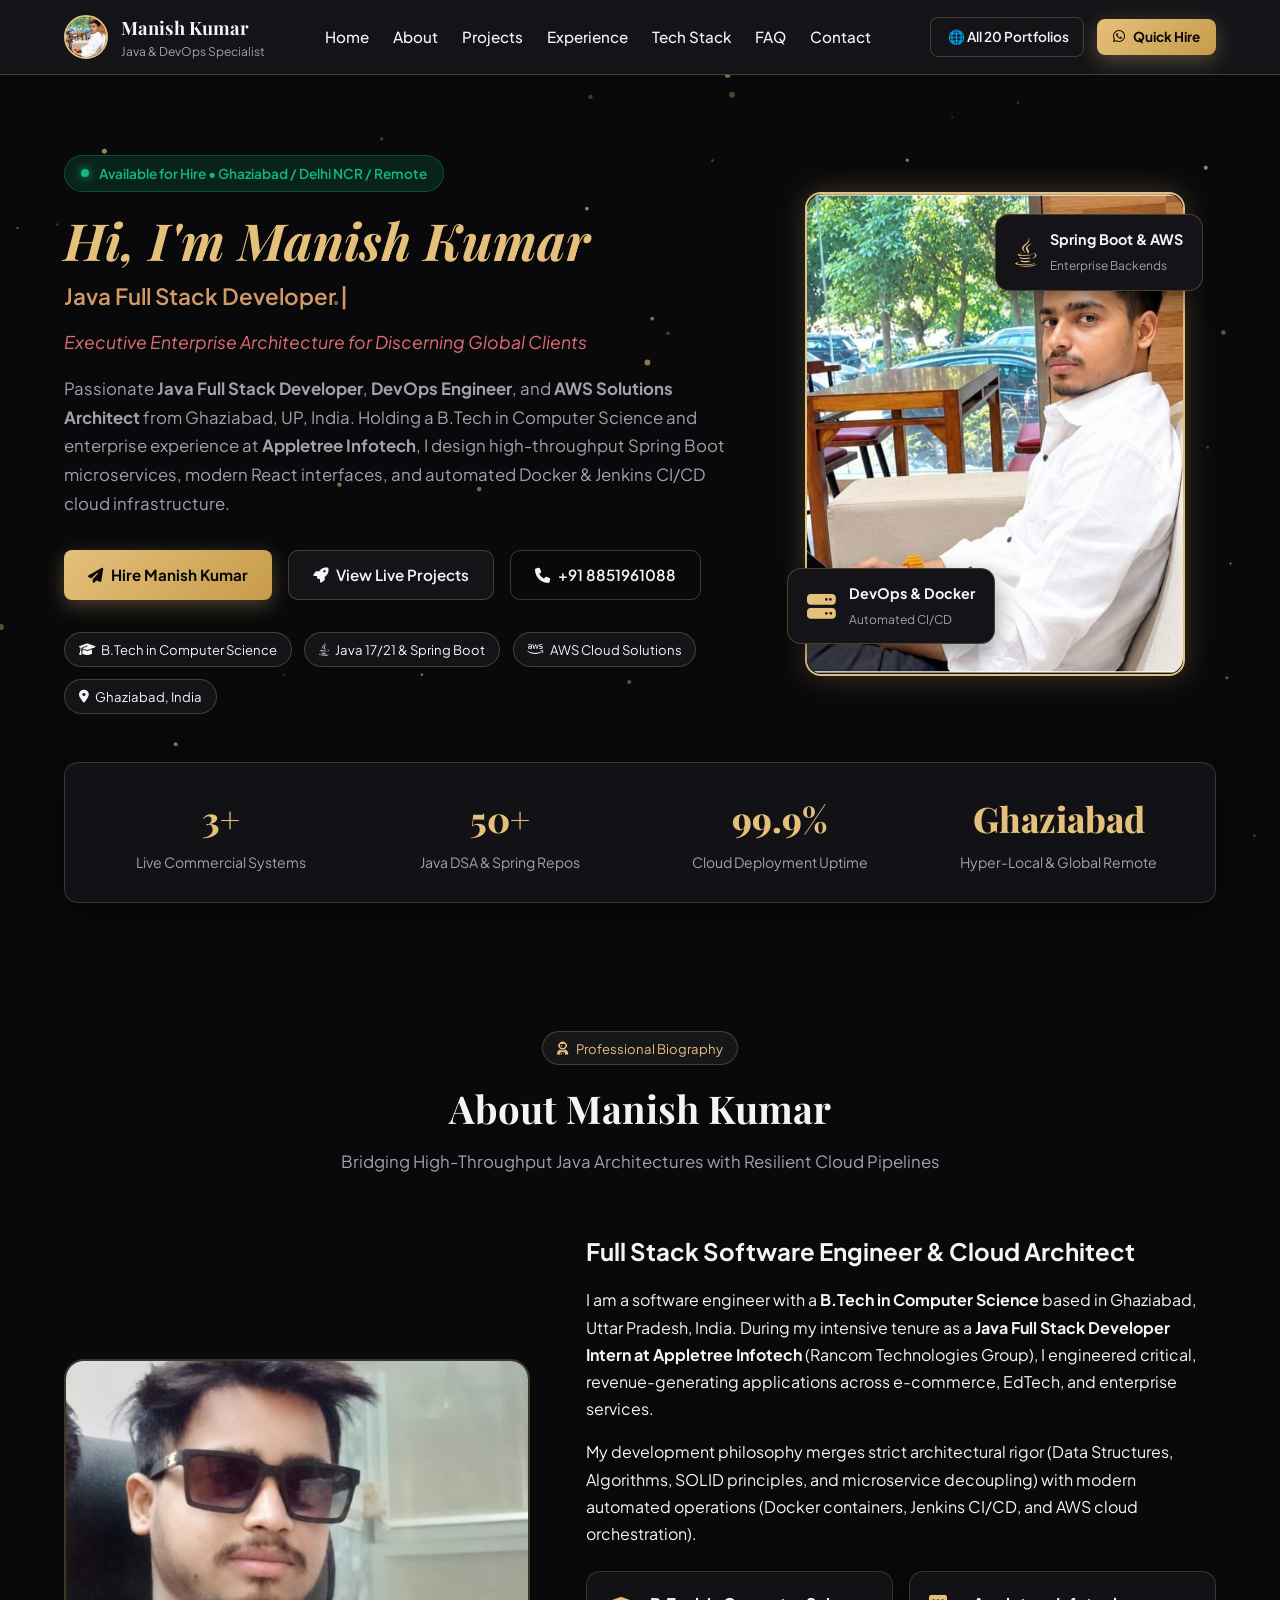
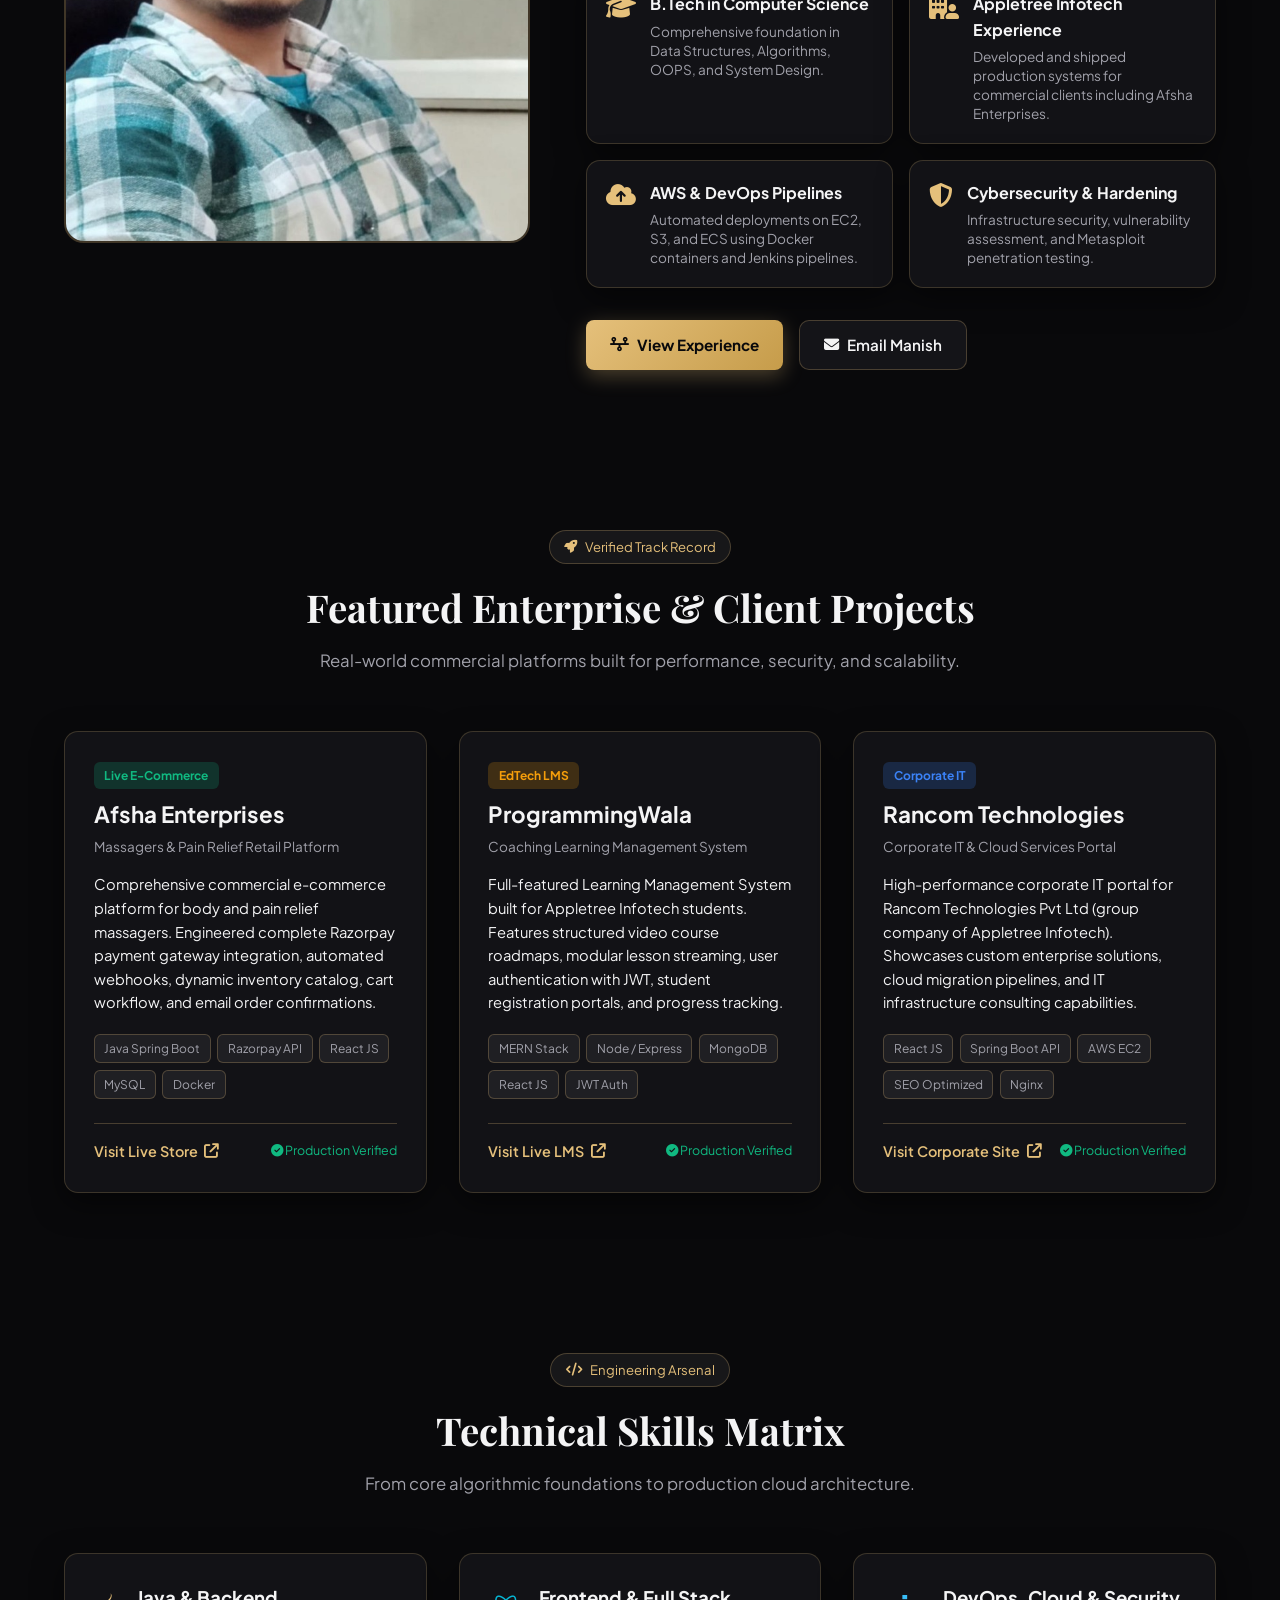
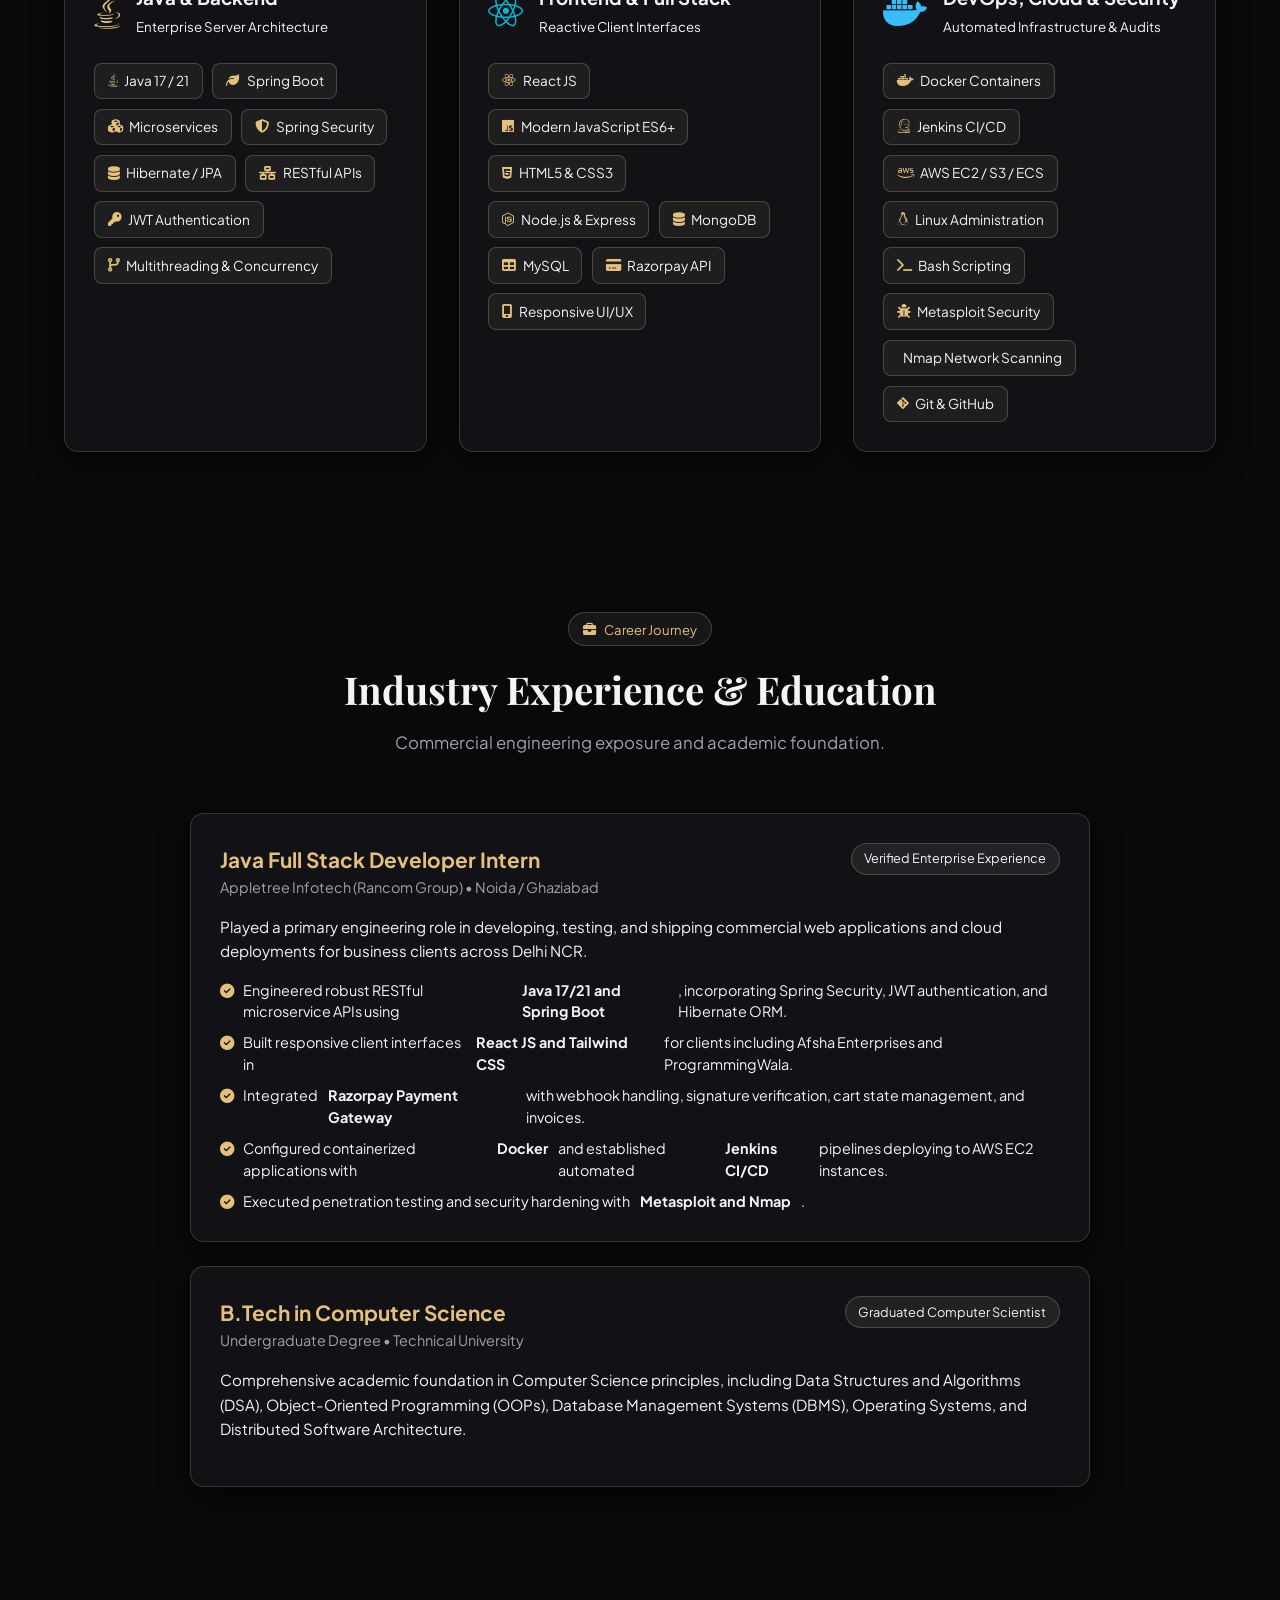
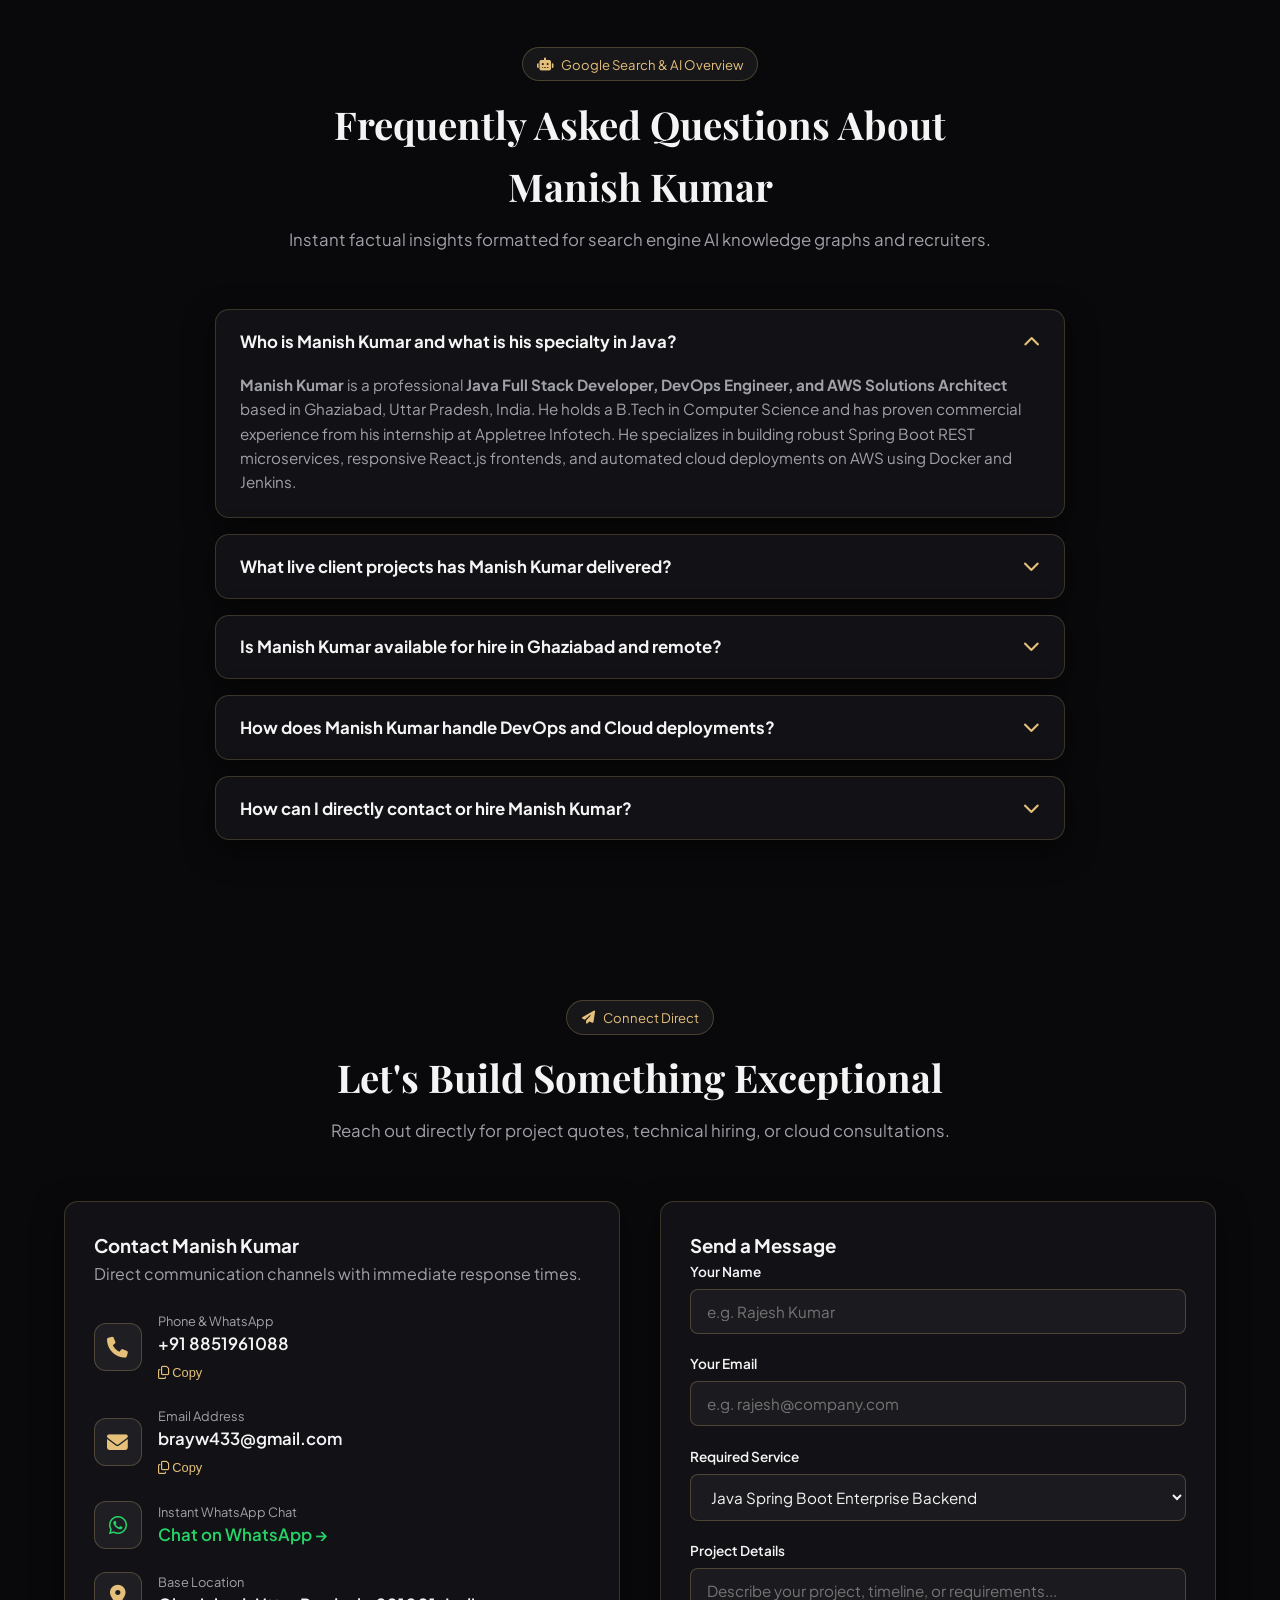
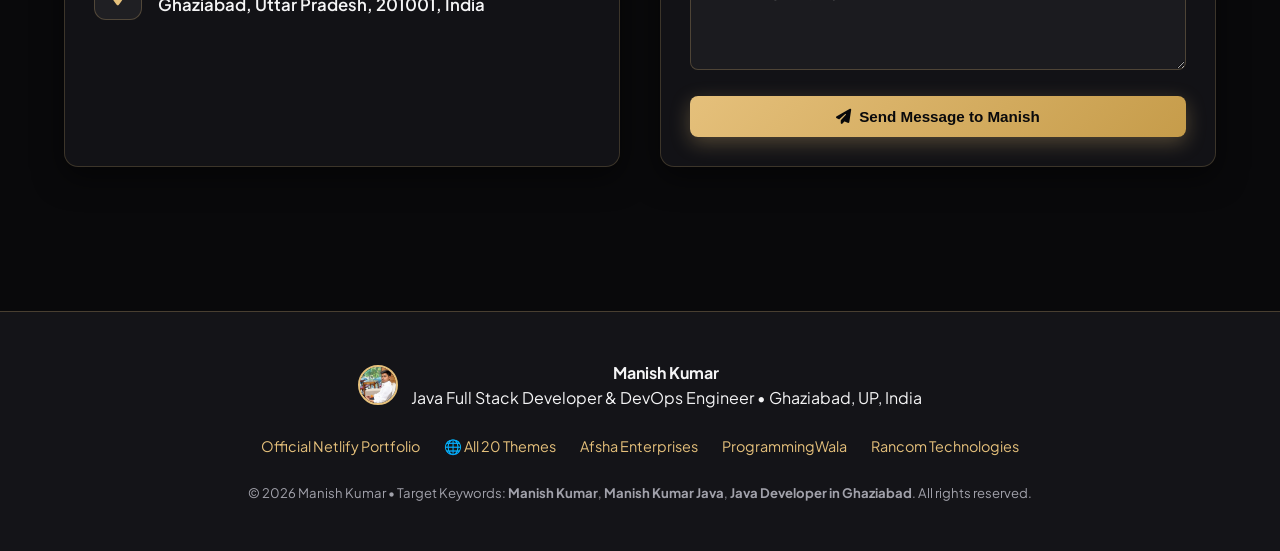
<file: index.html>
﻿<!DOCTYPE html>
<html lang="en">
<head>
  <meta charset="UTF-8">
    <meta name="viewport" content="width=device-width, initial-scale=1.0">
  <!-- Google Search Console Verification -->
  <meta name="google-site-verification" content="googleae4c6ec90b02f13a">

  <!-- Favicon Icons with Manish Kumar Photo -->
  <link rel="icon" type="image/jpeg" href="images/manish-white-shirt.jpg">
  <link rel="shortcut icon" type="image/jpeg" href="images/manish-white-shirt.jpg">
  <link rel="apple-touch-icon" href="images/manish-white-shirt.jpg">
  <meta name="msapplication-TileImage" content="images/manish-white-shirt.jpg">

  <!-- Sitemap & Robots Reference -->
  <link rel="sitemap" type="application/xml" title="Sitemap" href="/sitemap.xml">

  <!-- ============================================================
       GOOGLE SEARCH & AI OVERVIEW SEO OPTIMIZATION
       Target Queries: "manish kumar", "manish kumar java",
                       "manish kumar developer", "java developer in ghaziabad"
  ============================================================ -->
  <title>Manish Kumar | Java Full Stack Developer & DevOps Engineer | Luxury Midnight & Royal Gold</title>
  <meta name="title" content="Manish Kumar | Java Full Stack Developer & DevOps Engineer">
  <meta name="description" content="Manish Kumar is a premier Java Full Stack Developer, DevOps Engineer & AWS Solution Architect based in Ghaziabad, UP, India. Specialist in Java 17/21, Spring Boot, React, Docker, Jenkins CI/CD, and AWS Cloud. Delivered live commercial systems including Afsha Enterprises and ProgrammingWala. Available for hire.">
  <meta name="keywords" content="Manish Kumar, Manish Kumar Java, Manish Kumar Developer, Java Full Stack Developer Ghaziabad, Spring Boot Developer Ghaziabad, DevOps Engineer Ghaziabad, AWS Architect India, React JS Developer, Appletree Infotech intern, Afsha Enterprises, ProgrammingWala, Rancom Technologies">
  <meta name="author" content="Manish Kumar">
  <meta name="robots" content="index, follow, max-image-preview:large, max-snippet:-1, max-video-preview:-1">
  <meta name="googlebot" content="index, follow">
  <meta name="language" content="English">
  <meta name="geo.region" content="IN-UP">
  <meta name="geo.placename" content="Ghaziabad">
  <meta name="geo.position" content="28.6692;77.4538">
  <meta name="ICBM" content="28.6692, 77.4538">

  <!-- Canonical link -->
  <link rel="canonical" href="https://manish-kumar-8.vercel.app/">

  <!-- Open Graph / Social Media -->
  <meta property="og:type" content="profile">
  <meta property="og:url" content="https://manish-kumar-8.vercel.app/">
  <meta property="og:site_name" content="Manish Kumar Portfolio - Luxury Midnight & Royal Gold">
  <meta property="og:title" content="Manish Kumar | Java Full Stack Developer & DevOps Engineer">
  <meta property="og:description" content="Explore the portfolio of Manish Kumar — Java Full Stack Developer, DevOps Engineer & AWS Architect in Ghaziabad. Live projects: Afsha Enterprises, ProgrammingWala, Rancom Technologies.">
  <meta property="og:image" content="https://manish-kumar-8.vercel.app/images/manish-white-shirt.jpg">
  <meta property="profile:first_name" content="Manish">
  <meta property="profile:last_name" content="Kumar">

  <!-- Twitter Card -->
  <meta name="twitter:card" content="summary_large_image">
  <meta name="twitter:title" content="Manish Kumar | Java Full Stack Developer & DevOps Engineer">
  <meta name="twitter:description" content="Portfolio of Manish Kumar — Java, Spring Boot, React, DevOps & AWS Specialist based in Ghaziabad, India.">
  <meta name="twitter:image" content="https://manish-kumar-8.vercel.app/images/manish-white-shirt.jpg">

  <!-- Google Fonts -->
  <link rel="preconnect" href="https://fonts.googleapis.com">
  <link rel="preconnect" href="https://fonts.gstatic.com" crossorigin>
  <link href="https://fonts.googleapis.com/css2?family=Playfair+Display:ital,wght@0,600;0,700;1,600&family=Plus+Jakarta+Sans:wght@400;500;600;700&display=swap" rel="stylesheet">

  <!-- Font Awesome Icons -->
  <link rel="stylesheet" href="https://cdnjs.cloudflare.com/ajax/libs/font-awesome/6.5.1/css/all.min.css">

  <!-- Custom Theme Stylesheet -->
  <link rel="stylesheet" href="style.css">

  <!-- JSON-LD Structured Data: Person, ProfessionalService, FAQPage & ProfilePage -->
  <script type="application/ld+json">
  {
    "@context": "https://schema.org",
    "@graph": [
      {
        "@type": ["Person", "ProfessionalService"],
        "@id": "https://manishkumarjava.netlify.app/#person",
        "name": "Manish Kumar",
        "givenName": "Manish",
        "familyName": "Kumar",
        "alternateName": ["Manish Kumar Java", "Manish Kumar Developer", "Manish Kumar Ghaziabad"],
        "jobTitle": ["Java Full Stack Developer", "DevOps Engineer", "AWS Solution Architect", "Spring Boot Consultant"],
        "description": "Professional Java Full Stack Developer and DevOps Engineer based in Ghaziabad, UP, India. Specialist in Java 17/21, Spring Boot REST APIs, React JS, Docker, Jenkins CI/CD, and AWS Cloud Architecture. Internship completed at Appletree Infotech.",
        "email": "brayw433@gmail.com",
        "telephone": "+91-8851961088",
        "image": "https://manishkumarjava.netlify.app/images/manish-profile.jpg",
        "url": "https://manish-kumar-8.vercel.app/",
        "address": {
          "@type": "PostalAddress",
          "streetAddress": "Ghaziabad",
          "addressLocality": "Ghaziabad",
          "addressRegion": "Uttar Pradesh",
          "postalCode": "201001",
          "addressCountry": "IN"
        },
        "geo": {
          "@type": "GeoCoordinates",
          "latitude": 28.6692,
          "longitude": 77.4538
        },
        "alumniOf": {
          "@type": "EducationalOrganization",
          "name": "B.Tech in Computer Science"
        },
        "worksFor": {
          "@type": "Organization",
          "name": "Appletree Infotech",
          "url": "https://www.rancomtechnologies.com/"
        },
        "sameAs": [
          "https://manishkumarjava.netlify.app/",
          "https://www.afshaenterprises.com/",
          "https://www.programmingwala.com/",
          "https://www.rancomtechnologies.com/",
          "https://dev.to/manish_kumar_java/java-full-stack-developer-roadmap-4bg4"
        ],
        "knowsAbout": [
          "Java 17/21", "Spring Boot", "React JS", "Microservices", "Docker", "Jenkins CI/CD",
          "AWS EC2", "AWS S3", "AWS ECS", "MySQL", "MongoDB", "Linux Administration",
          "Metasploit", "CI/CD Pipelines", "DSA", "OOPS", "REST API Development"
        ]
      },
      {
        "@type": "FAQPage",
        "@id": "https://manishkumarjava.netlify.app/#faq",
        "mainEntity": [
          {
            "@type": "Question",
            "name": "Who is Manish Kumar?",
            "acceptedAnswer": {
              "@type": "Answer",
              "text": "Manish Kumar is a professional Java Full Stack Developer, DevOps Engineer, and AWS Solutions Architect based in Ghaziabad, Uttar Pradesh, India. He holds a B.Tech in Computer Science and has delivered commercial production applications at Appletree Infotech including Afsha Enterprises and ProgrammingWala."
            }
          },
          {
            "@type": "Question",
            "name": "What tech stack does Manish Kumar specialize in?",
            "acceptedAnswer": {
              "@type": "Answer",
              "text": "Manish Kumar specializes in Java 17/21, Spring Boot, Spring Security, Hibernate ORM, REST APIs, Microservices, React JS, Docker containerization, Jenkins CI/CD automation, AWS Cloud (EC2, S3, ECS), MySQL, MongoDB, and cybersecurity tools like Metasploit."
            }
          },
          {
            "@type": "Question",
            "name": "What commercial projects has Manish Kumar developed?",
            "acceptedAnswer": {
              "@type": "Answer",
              "text": "Manish Kumar has engineered multiple live production projects: Afsha Enterprises (a full-featured massager e-commerce store with Razorpay payment gateway), ProgrammingWala (an EdTech Learning Management System with video streaming), and Rancom Technologies (a high-performance corporate IT portal)."
            }
          },
          {
            "@type": "Question",
            "name": "How can I contact or hire Manish Kumar?",
            "acceptedAnswer": {
              "@type": "Answer",
              "text": "You can reach Manish Kumar directly via phone or WhatsApp at +91 8851961088 or via email at brayw433@gmail.com. He is available for full-time roles, contract engineering, and freelance consulting in Ghaziabad, Delhi NCR, and remote globally."
            }
          }
        ]
      }
    ]
  }
  </script>
</head>
<body data-canvas="luxury-shimmer">

  <!-- Interactive Background Canvas for Theme Effects -->
  <canvas id="bg-canvas"></canvas>

  <!-- Navigation Bar -->
  <header class="navbar">
    <div class="nav-container">
      <a href="#home" class="brand">
        <img src="images/manish-white-shirt.jpg" alt="Manish Kumar" class="brand-avatar">
        <div class="brand-info">
          <span class="brand-name">Manish Kumar</span>
          <span class="brand-role">Java &amp; DevOps Specialist</span>
        </div>
      </a>

      <nav class="nav-links">
        <a href="#home">Home</a>
        <a href="#about">About</a>
        <a href="#projects">Projects</a>
        <a href="#experience">Experience</a>
        <a href="#skills">Tech Stack</a>
        <a href="#faq">FAQ</a>
        <a href="#contact">Contact</a>
      </nav>

      <div class="nav-actions">
        <a href="../index.html" class="btn-hub" title="Browse all 20 Portfolios">
          <i class="fa-solid fa-grid-2"></i> 🌐 All 20 Portfolios
        </a>
        <a href="https://wa.me/918851961088?text=Hello%20Manish,%20I%20am%20interested%20in%20hiring%20you%20for%20a%20Java/DevOps%20project." target="_blank" rel="noopener" class="btn btn-primary btn-sm">
          <i class="fa-brands fa-whatsapp"></i> Quick Hire
        </a>
        <button class="mobile-toggle" id="mobile-toggle" aria-label="Toggle Navigation">
          <i class="fa-solid fa-bars"></i>
        </button>
      </div>
    </div>
  </header>

  <!-- Mobile Drawer -->
  <div class="mobile-drawer" id="mobile-drawer">
    <div class="drawer-header">
      <span class="brand-name">Manish Kumar</span>
      <button class="drawer-close" id="drawer-close"><i class="fa-solid fa-xmark"></i></button>
    </div>
    <div class="drawer-links">
      <a href="#home" class="drawer-link"><i class="fa-solid fa-house"></i> Home</a>
      <a href="#about" class="drawer-link"><i class="fa-solid fa-user"></i> About Manish</a>
      <a href="#projects" class="drawer-link"><i class="fa-solid fa-laptop-code"></i> Live Projects</a>
      <a href="#experience" class="drawer-link"><i class="fa-solid fa-briefcase"></i> Experience</a>
      <a href="#skills" class="drawer-link"><i class="fa-solid fa-code"></i> Tech Stack</a>
      <a href="#faq" class="drawer-link"><i class="fa-solid fa-circle-question"></i> FAQ &amp; Search AI</a>
      <a href="#contact" class="drawer-link"><i class="fa-solid fa-envelope"></i> Contact Me</a>
      <a href="../index.html" class="drawer-link" style="color: var(--primary);"><i class="fa-solid fa-layer-group"></i> Master Portfolio Hub (20)</a>
    </div>
  </div>

  <main>
    <!-- HERO SECTION -->
    <section id="home" class="hero-section">
      <div class="container hero-grid">
        <div class="hero-text">
          <div class="hero-badge">
            <span class="pulse-dot"></span> Available for Hire &bull; Ghaziabad / Delhi NCR / Remote
          </div>
          <h1 class="hero-title">
            Hi, I'm <span class="highlight">Manish Kumar</span>
          </h1>
          <div class="hero-subtitle">
            <span id="typed-text">Java Full Stack Developer</span>
            <span class="typed-cursor">|</span>
          </div>
          <p class="hero-tagline">Executive Enterprise Architecture for Discerning Global Clients</p>
          <p class="hero-description">
            Passionate <strong>Java Full Stack Developer</strong>, <strong>DevOps Engineer</strong>, and <strong>AWS Solutions Architect</strong> from Ghaziabad, UP, India. Holding a B.Tech in Computer Science and enterprise experience at <strong>Appletree Infotech</strong>, I design high-throughput Spring Boot microservices, modern React interfaces, and automated Docker &amp; Jenkins CI/CD cloud infrastructure.
          </p>

          <div class="hero-buttons">
            <a href="https://wa.me/918851961088?text=Hello%20Manish,%20I%20want%20to%20discuss%20a%20project." target="_blank" rel="noopener" class="btn btn-primary">
              <i class="fa-solid fa-paper-plane"></i> Hire Manish Kumar
            </a>
            <a href="#projects" class="btn btn-secondary">
              <i class="fa-solid fa-rocket"></i> View Live Projects
            </a>
            <a href="tel:+918851961088" class="btn btn-outline">
              <i class="fa-solid fa-phone"></i> +91 8851961088
            </a>
          </div>

          <div class="hero-pills">
            <span class="pill"><i class="fa-solid fa-graduation-cap"></i> B.Tech in Computer Science</span>
            <span class="pill"><i class="fa-brands fa-java"></i> Java 17/21 &amp; Spring Boot</span>
            <span class="pill"><i class="fa-brands fa-aws"></i> AWS Cloud Solutions</span>
            <span class="pill"><i class="fa-solid fa-location-dot"></i> Ghaziabad, India</span>
          </div>
        </div>

        <div class="hero-visual">
          <div class="hero-img-wrap">
            <img src="images/manish-white-shirt.jpg" alt="Manish Kumar - Java Full Stack Developer Ghaziabad" class="hero-img">
            <div class="floating-badge badge-top">
              <i class="fa-brands fa-java"></i>
              <div>
                <strong>Spring Boot &amp; AWS</strong>
                <small>Enterprise Backends</small>
              </div>
            </div>
            <div class="floating-badge badge-bottom">
              <i class="fa-solid fa-server"></i>
              <div>
                <strong>DevOps &amp; Docker</strong>
                <small>Automated CI/CD</small>
              </div>
            </div>
          </div>
        </div>
      </div>

      <!-- Quick Metrics Bar -->
      <div class="container">
        <div class="stats-bar card">
          <div class="stat-box">
            <div class="stat-number">3+</div>
            <div class="stat-label">Live Commercial Systems</div>
          </div>
          <div class="stat-box">
            <div class="stat-number">50+</div>
            <div class="stat-label">Java DSA &amp; Spring Repos</div>
          </div>
          <div class="stat-box">
            <div class="stat-number">99.9%</div>
            <div class="stat-label">Cloud Deployment Uptime</div>
          </div>
          <div class="stat-box">
            <div class="stat-number">Ghaziabad</div>
            <div class="stat-label">Hyper-Local &amp; Global Remote</div>
          </div>
        </div>
      </div>
    </section>

    <!-- ABOUT SECTION -->
    <section id="about" class="section">
      <div class="container">
        <div class="section-header">
          <span class="badge-theme"><i class="fa-solid fa-user-astronaut"></i> Professional Biography</span>
          <h2 class="section-title">About Manish Kumar</h2>
          <p class="section-subtitle">Bridging High-Throughput Java Architectures with Resilient Cloud Pipelines</p>
        </div>

        <div class="about-grid">
          <div class="about-visual">
            <div class="about-img-wrap">
              <img src="images/manish-sunglasses.jpg" alt="Manish Kumar Professional" class="about-img">
            </div>
          </div>

          <div class="about-text">
            <h3 style="font-size: 1.5rem; margin-bottom: 1rem;">Full Stack Software Engineer &amp; Cloud Architect</h3>
            <p style="margin-bottom: 1rem; line-height: 1.7;">
              I am a software engineer with a <strong>B.Tech in Computer Science</strong> based in Ghaziabad, Uttar Pradesh, India. During my intensive tenure as a <strong>Java Full Stack Developer Intern at Appletree Infotech</strong> (Rancom Technologies Group), I engineered critical, revenue-generating applications across e-commerce, EdTech, and enterprise services.
            </p>
            <p style="margin-bottom: 1.5rem; line-height: 1.7;">
              My development philosophy merges strict architectural rigor (Data Structures, Algorithms, SOLID principles, and microservice decoupling) with modern automated operations (Docker containers, Jenkins CI/CD, and AWS cloud orchestration).
            </p>

            <div class="features-grid">
              <div class="feature-item card">
                <i class="fa-solid fa-graduation-cap feature-icon"></i>
                <div>
                  <h4>B.Tech in Computer Science</h4>
                  <p>Comprehensive foundation in Data Structures, Algorithms, OOPS, and System Design.</p>
                </div>
              </div>

              <div class="feature-item card">
                <i class="fa-solid fa-building-user feature-icon"></i>
                <div>
                  <h4>Appletree Infotech Experience</h4>
                  <p>Developed and shipped production systems for commercial clients including Afsha Enterprises.</p>
                </div>
              </div>

              <div class="feature-item card">
                <i class="fa-solid fa-cloud-arrow-up feature-icon"></i>
                <div>
                  <h4>AWS &amp; DevOps Pipelines</h4>
                  <p>Automated deployments on EC2, S3, and ECS using Docker containers and Jenkins pipelines.</p>
                </div>
              </div>

              <div class="feature-item card">
                <i class="fa-solid fa-shield-halved feature-icon"></i>
                <div>
                  <h4>Cybersecurity &amp; Hardening</h4>
                  <p>Infrastructure security, vulnerability assessment, and Metasploit penetration testing.</p>
                </div>
              </div>
            </div>

            <div style="margin-top: 2rem; display: flex; gap: 1rem; flex-wrap: wrap;">
              <a href="#experience" class="btn btn-primary"><i class="fa-solid fa-timeline"></i> View Experience</a>
              <a href="mailto:brayw433@gmail.com" class="btn btn-secondary"><i class="fa-solid fa-envelope"></i> Email Manish</a>
            </div>
          </div>
        </div>
      </div>
    </section>

    <!-- LIVE CLIENT PROJECTS -->
    <section id="projects" class="section">
      <div class="container">
        <div class="section-header">
          <span class="badge-theme"><i class="fa-solid fa-rocket"></i> Verified Track Record</span>
          <h2 class="section-title">Featured Enterprise &amp; Client Projects</h2>
          <p class="section-subtitle">Real-world commercial platforms built for performance, security, and scalability.</p>
        </div>

        <div class="projects-grid">
          <!-- Project 1: Afsha Enterprises -->
          <article class="project-card card">
            <div class="project-header">
              <span class="project-badge">Live E-Commerce</span>
              <h3 class="project-title">Afsha Enterprises</h3>
              <p class="project-tagline">Massagers &amp; Pain Relief Retail Platform</p>
            </div>
            <p class="project-desc">
              Comprehensive commercial e-commerce platform for body and pain relief massagers. Engineered complete Razorpay payment gateway integration, automated webhooks, dynamic inventory catalog, cart workflow, and email order confirmations.
            </p>
            <div class="tech-tags">
              <span class="tag">Java Spring Boot</span>
              <span class="tag">Razorpay API</span>
              <span class="tag">React JS</span>
              <span class="tag">MySQL</span>
              <span class="tag">Docker</span>
            </div>
            <div class="project-links">
              <a href="https://www.afshaenterprises.com/" target="_blank" rel="noopener" class="btn-link">
                Visit Live Store <i class="fa-solid fa-arrow-up-right-from-square"></i>
              </a>
              <span class="verified-tag"><i class="fa-solid fa-circle-check"></i> Production Verified</span>
            </div>
          </article>

          <!-- Project 2: ProgrammingWala -->
          <article class="project-card card">
            <div class="project-header">
              <span class="project-badge" style="background: rgba(245, 158, 11, 0.2); color: #f59e0b;">EdTech LMS</span>
              <h3 class="project-title">ProgrammingWala</h3>
              <p class="project-tagline">Coaching Learning Management System</p>
            </div>
            <p class="project-desc">
              Full-featured Learning Management System built for Appletree Infotech students. Features structured video course roadmaps, modular lesson streaming, user authentication with JWT, student registration portals, and progress tracking.
            </p>
            <div class="tech-tags">
              <span class="tag">MERN Stack</span>
              <span class="tag">Node / Express</span>
              <span class="tag">MongoDB</span>
              <span class="tag">React JS</span>
              <span class="tag">JWT Auth</span>
            </div>
            <div class="project-links">
              <a href="https://www.programmingwala.com/" target="_blank" rel="noopener" class="btn-link">
                Visit Live LMS <i class="fa-solid fa-arrow-up-right-from-square"></i>
              </a>
              <span class="verified-tag"><i class="fa-solid fa-circle-check"></i> Production Verified</span>
            </div>
          </article>

          <!-- Project 3: Rancom Technologies -->
          <article class="project-card card">
            <div class="project-header">
              <span class="project-badge" style="background: rgba(59, 130, 246, 0.2); color: #3b82f6;">Corporate IT</span>
              <h3 class="project-title">Rancom Technologies</h3>
              <p class="project-tagline">Corporate IT &amp; Cloud Services Portal</p>
            </div>
            <p class="project-desc">
              High-performance corporate IT portal for Rancom Technologies Pvt Ltd (group company of Appletree Infotech). Showcases custom enterprise solutions, cloud migration pipelines, and IT infrastructure consulting capabilities.
            </p>
            <div class="tech-tags">
              <span class="tag">React JS</span>
              <span class="tag">Spring Boot API</span>
              <span class="tag">AWS EC2</span>
              <span class="tag">SEO Optimized</span>
              <span class="tag">Nginx</span>
            </div>
            <div class="project-links">
              <a href="https://www.rancomtechnologies.com/" target="_blank" rel="noopener" class="btn-link">
                Visit Corporate Site <i class="fa-solid fa-arrow-up-right-from-square"></i>
              </a>
              <span class="verified-tag"><i class="fa-solid fa-circle-check"></i> Production Verified</span>
            </div>
          </article>
        </div>
      </div>
    </section>

    <!-- TECHNICAL SKILLS MATRIX -->
    <section id="skills" class="section">
      <div class="container">
        <div class="section-header">
          <span class="badge-theme"><i class="fa-solid fa-code"></i> Engineering Arsenal</span>
          <h2 class="section-title">Technical Skills Matrix</h2>
          <p class="section-subtitle">From core algorithmic foundations to production cloud architecture.</p>
        </div>

        <div class="skills-grid">
          <!-- Skill Box 1: Java & Backend -->
          <div class="skill-category card">
            <div class="skill-cat-header">
              <i class="fa-brands fa-java cat-icon"></i>
              <div>
                <h3>Java &amp; Backend</h3>
                <small>Enterprise Server Architecture</small>
              </div>
            </div>
            <div class="skill-pills">
              <span class="skill-chip"><i class="fa-brands fa-java"></i> Java 17 / 21</span>
              <span class="skill-chip"><i class="fa-solid fa-leaf"></i> Spring Boot</span>
              <span class="skill-chip"><i class="fa-solid fa-cubes"></i> Microservices</span>
              <span class="skill-chip"><i class="fa-solid fa-shield-halved"></i> Spring Security</span>
              <span class="skill-chip"><i class="fa-solid fa-database"></i> Hibernate / JPA</span>
              <span class="skill-chip"><i class="fa-solid fa-network-wired"></i> RESTful APIs</span>
              <span class="skill-chip"><i class="fa-solid fa-key"></i> JWT Authentication</span>
              <span class="skill-chip"><i class="fa-solid fa-code-branch"></i> Multithreading &amp; Concurrency</span>
            </div>
          </div>

          <!-- Skill Box 2: Frontend & Web -->
          <div class="skill-category card">
            <div class="skill-cat-header">
              <i class="fa-brands fa-react cat-icon" style="color: #06b6d4;"></i>
              <div>
                <h3>Frontend &amp; Full Stack</h3>
                <small>Reactive Client Interfaces</small>
              </div>
            </div>
            <div class="skill-pills">
              <span class="skill-chip"><i class="fa-brands fa-react"></i> React JS</span>
              <span class="skill-chip"><i class="fa-brands fa-js"></i> Modern JavaScript ES6+</span>
              <span class="skill-chip"><i class="fa-brands fa-html5"></i> HTML5 &amp; CSS3</span>
              <span class="skill-chip"><i class="fa-brands fa-node-js"></i> Node.js &amp; Express</span>
              <span class="skill-chip"><i class="fa-solid fa-database"></i> MongoDB</span>
              <span class="skill-chip"><i class="fa-solid fa-table"></i> MySQL</span>
              <span class="skill-chip"><i class="fa-solid fa-credit-card"></i> Razorpay API</span>
              <span class="skill-chip"><i class="fa-solid fa-mobile-screen"></i> Responsive UI/UX</span>
            </div>
          </div>

          <!-- Skill Box 3: DevOps & Cloud -->
          <div class="skill-category card">
            <div class="skill-cat-header">
              <i class="fa-brands fa-docker cat-icon" style="color: #38bdf8;"></i>
              <div>
                <h3>DevOps, Cloud &amp; Security</h3>
                <small>Automated Infrastructure &amp; Audits</small>
              </div>
            </div>
            <div class="skill-pills">
              <span class="skill-chip"><i class="fa-brands fa-docker"></i> Docker Containers</span>
              <span class="skill-chip"><i class="fa-brands fa-jenkins"></i> Jenkins CI/CD</span>
              <span class="skill-chip"><i class="fa-brands fa-aws"></i> AWS EC2 / S3 / ECS</span>
              <span class="skill-chip"><i class="fa-brands fa-linux"></i> Linux Administration</span>
              <span class="skill-chip"><i class="fa-solid fa-terminal"></i> Bash Scripting</span>
              <span class="skill-chip"><i class="fa-solid fa-bug"></i> Metasploit Security</span>
              <span class="skill-chip"><i class="fa-solid fa-radar"></i> Nmap Network Scanning</span>
              <span class="skill-chip"><i class="fa-brands fa-git-alt"></i> Git &amp; GitHub</span>
            </div>
          </div>
        </div>
      </div>
    </section>

    <!-- EXPERIENCE & EDUCATION -->
    <section id="experience" class="section">
      <div class="container">
        <div class="section-header">
          <span class="badge-theme"><i class="fa-solid fa-briefcase"></i> Career Journey</span>
          <h2 class="section-title">Industry Experience &amp; Education</h2>
          <p class="section-subtitle">Commercial engineering exposure and academic foundation.</p>
        </div>

        <div class="timeline">
          <!-- Timeline Item 1 -->
          <div class="timeline-card card">
            <div class="timeline-top">
              <div>
                <h3 class="role-title">Java Full Stack Developer Intern</h3>
                <div class="company-name">Appletree Infotech (Rancom Group) &bull; Noida / Ghaziabad</div>
              </div>
              <span class="timeline-date">Verified Enterprise Experience</span>
            </div>
            <p class="timeline-desc">
              Played a primary engineering role in developing, testing, and shipping commercial web applications and cloud deployments for business clients across Delhi NCR.
            </p>
            <ul class="timeline-list">
              <li><i class="fa-solid fa-check-circle"></i> Engineered robust RESTful microservice APIs using <strong>Java 17/21 and Spring Boot</strong>, incorporating Spring Security, JWT authentication, and Hibernate ORM.</li>
              <li><i class="fa-solid fa-check-circle"></i> Built responsive client interfaces in <strong>React JS and Tailwind CSS</strong> for clients including Afsha Enterprises and ProgrammingWala.</li>
              <li><i class="fa-solid fa-check-circle"></i> Integrated <strong>Razorpay Payment Gateway</strong> with webhook handling, signature verification, cart state management, and invoices.</li>
              <li><i class="fa-solid fa-check-circle"></i> Configured containerized applications with <strong>Docker</strong> and established automated <strong>Jenkins CI/CD</strong> pipelines deploying to AWS EC2 instances.</li>
              <li><i class="fa-solid fa-check-circle"></i> Executed penetration testing and security hardening with <strong>Metasploit and Nmap</strong>.</li>
            </ul>
          </div>

          <!-- Timeline Item 2 -->
          <div class="timeline-card card">
            <div class="timeline-top">
              <div>
                <h3 class="role-title">B.Tech in Computer Science</h3>
                <div class="company-name">Undergraduate Degree &bull; Technical University</div>
              </div>
              <span class="timeline-date">Graduated Computer Scientist</span>
            </div>
            <p class="timeline-desc">
              Comprehensive academic foundation in Computer Science principles, including Data Structures and Algorithms (DSA), Object-Oriented Programming (OOPs), Database Management Systems (DBMS), Operating Systems, and Distributed Software Architecture.
            </p>
          </div>
        </div>
      </div>
    </section>

    <!-- GOOGLE AI OVERVIEW / FAQ SECTION -->
    <section id="faq" class="section">
      <div class="container">
        <div class="section-header">
          <span class="badge-theme"><i class="fa-solid fa-robot"></i> Google Search &amp; AI Overview</span>
          <h2 class="section-title">Frequently Asked Questions About Manish Kumar</h2>
          <p class="section-subtitle">Instant factual insights formatted for search engine AI knowledge graphs and recruiters.</p>
        </div>

        <div class="faq-container">
          <div class="faq-item card active">
            <button class="faq-q" onclick="toggleFaq(this)">
              <span>Who is Manish Kumar and what is his specialty in Java?</span>
              <i class="fa-solid fa-chevron-down faq-arrow"></i>
            </button>
            <div class="faq-a">
              <p>
                <strong>Manish Kumar</strong> is a professional <strong>Java Full Stack Developer, DevOps Engineer, and AWS Solutions Architect</strong> based in Ghaziabad, Uttar Pradesh, India. He holds a B.Tech in Computer Science and has proven commercial experience from his internship at Appletree Infotech. He specializes in building robust Spring Boot REST microservices, responsive React.js frontends, and automated cloud deployments on AWS using Docker and Jenkins.
              </p>
            </div>
          </div>

          <div class="faq-item card">
            <button class="faq-q" onclick="toggleFaq(this)">
              <span>What live client projects has Manish Kumar delivered?</span>
              <i class="fa-solid fa-chevron-down faq-arrow"></i>
            </button>
            <div class="faq-a">
              <p>
                Manish Kumar has engineered multiple production systems:
              </p>
              <ul>
                <li><strong>Afsha Enterprises</strong> (<a href="https://www.afshaenterprises.com/" target="_blank" rel="noopener">afshaenterprises.com</a>): Commercial massagers e-commerce website with Razorpay payment gateway integration, product inventory, and cart workflows.</li>
                <li><strong>ProgrammingWala</strong> (<a href="https://www.programmingwala.com/" target="_blank" rel="noopener">programmingwala.com</a>): EdTech Learning Management System (LMS) with student registration, course video streaming, and modular roadmaps.</li>
                <li><strong>Rancom Technologies</strong> (<a href="https://www.rancomtechnologies.com/" target="_blank" rel="noopener">rancomtechnologies.com</a>): Corporate IT enterprise portal showcasing cloud consulting and custom software.</li>
              </ul>
            </div>
          </div>

          <div class="faq-item card">
            <button class="faq-q" onclick="toggleFaq(this)">
              <span>Is Manish Kumar available for hire in Ghaziabad and remote?</span>
              <i class="fa-solid fa-chevron-down faq-arrow"></i>
            </button>
            <div class="faq-a">
              <p>
                Yes! Manish Kumar is available for full-time software engineering roles, contract positions, and freelance enterprise development. He serves clients locally across Ghaziabad (Indirapuram, Vaishali, Vasundhara, Raj Nagar, Crossings Republik, Kaushambi), Noida, Delhi NCR, and handles remote client projects worldwide.
              </p>
            </div>
          </div>

          <div class="faq-item card">
            <button class="faq-q" onclick="toggleFaq(this)">
              <span>How does Manish Kumar handle DevOps and Cloud deployments?</span>
              <i class="fa-solid fa-chevron-down faq-arrow"></i>
            </button>
            <div class="faq-a">
              <p>
                Manish Kumar containerizes microservices with Docker, establishes automated Jenkins CI/CD pipelines that trigger on Git pushes, performs automated testing, and deploys production containers directly to AWS EC2 or ECS clusters with Nginx reverse proxy configurations, SSL certificates, and CloudWatch monitoring.
              </p>
            </div>
          </div>

          <div class="faq-item card">
            <button class="faq-q" onclick="toggleFaq(this)">
              <span>How can I directly contact or hire Manish Kumar?</span>
              <i class="fa-solid fa-chevron-down faq-arrow"></i>
            </button>
            <div class="faq-a">
              <p>
                You can reach Manish Kumar directly:
                <br>&bull; Phone: <a href="tel:+918851961088">+91 8851961088</a>
                <br>&bull; WhatsApp: <a href="https://wa.me/918851961088?text=Hello%20Manish,%20I%20would%20like%20to%20discuss%20a%20project." target="_blank" rel="noopener">+91 8851961088</a>
                <br>&bull; Email: <a href="mailto:brayw433@gmail.com">brayw433@gmail.com</a>
                <br>&bull; Official Website: <a href="https://manishkumarjava.netlify.app/" target="_blank" rel="noopener">https://manishkumarjava.netlify.app/</a>
              </p>
            </div>
          </div>
        </div>
      </div>
    </section>

    <!-- CONTACT SECTION -->
    <section id="contact" class="section">
      <div class="container">
        <div class="section-header">
          <span class="badge-theme"><i class="fa-solid fa-paper-plane"></i> Connect Direct</span>
          <h2 class="section-title">Let's Build Something Exceptional</h2>
          <p class="section-subtitle">Reach out directly for project quotes, technical hiring, or cloud consultations.</p>
        </div>

        <div class="contact-grid">
          <div class="contact-card card">
            <h3>Contact Manish Kumar</h3>
            <p style="margin-bottom: 1.5rem; color: var(--muted);">Direct communication channels with immediate response times.</p>

            <div class="contact-item">
              <div class="contact-icon"><i class="fa-solid fa-phone"></i></div>
              <div>
                <span class="contact-label">Phone &amp; WhatsApp</span>
                <a href="tel:+918851961088" class="contact-val">+91 8851961088</a>
                <button class="btn-copy" onclick="copyText('+918851961088')"><i class="fa-regular fa-copy"></i> Copy</button>
              </div>
            </div>

            <div class="contact-item">
              <div class="contact-icon"><i class="fa-solid fa-envelope"></i></div>
              <div>
                <span class="contact-label">Email Address</span>
                <a href="mailto:brayw433@gmail.com" class="contact-val">brayw433@gmail.com</a>
                <button class="btn-copy" onclick="copyText('brayw433@gmail.com')"><i class="fa-regular fa-copy"></i> Copy</button>
              </div>
            </div>

            <div class="contact-item">
              <div class="contact-icon" style="color: #25d366;"><i class="fa-brands fa-whatsapp"></i></div>
              <div>
                <span class="contact-label">Instant WhatsApp Chat</span>
                <a href="https://wa.me/918851961088?text=Hello%20Manish,%20I%20am%20interested%20in%20discussing%20a%20Java/DevOps%20project." target="_blank" rel="noopener" class="contact-val" style="color: #25d366;">
                  Chat on WhatsApp &rarr;
                </a>
              </div>
            </div>

            <div class="contact-item">
              <div class="contact-icon"><i class="fa-solid fa-location-dot"></i></div>
              <div>
                <span class="contact-label">Base Location</span>
                <span class="contact-val">Ghaziabad, Uttar Pradesh, 201001, India</span>
              </div>
            </div>
          </div>

          <div class="contact-form-card card">
            <h3>Send a Message</h3>
            <form id="contact-form" onsubmit="handleFormSubmit(event)">
              <div class="form-group">
                <label for="form-name">Your Name</label>
                <input type="text" id="form-name" required placeholder="e.g. Rajesh Kumar" class="form-input">
              </div>
              <div class="form-group">
                <label for="form-email">Your Email</label>
                <input type="email" id="form-email" required placeholder="e.g. rajesh@company.com" class="form-input">
              </div>
              <div class="form-group">
                <label for="form-service">Required Service</label>
                <select id="form-service" class="form-input">
                  <option value="Java Spring Boot Backend">Java Spring Boot Enterprise Backend</option>
                  <option value="Full Stack React + Java">Full Stack Development (React + Java)</option>
                  <option value="DevOps & AWS Cloud Deployment">DevOps, Docker &amp; AWS Deployment</option>
                  <option value="Full-Time Hiring">Full-Time / Contract Hiring</option>
                </select>
              </div>
              <div class="form-group">
                <label for="form-msg">Project Details</label>
                <textarea id="form-msg" rows="4" required placeholder="Describe your project, timeline, or requirements..." class="form-input"></textarea>
              </div>
              <button type="submit" class="btn btn-primary" style="width: 100%;">
                <i class="fa-solid fa-paper-plane"></i> Send Message to Manish
              </button>
              <div id="form-status" style="margin-top: 1rem; display: none; text-align: center; font-weight: 600;"></div>
            </form>
          </div>
        </div>
      </div>
    </section>
  </main>

  <!-- FOOTER -->
  <footer class="footer">
    <div class="container footer-content">
      <div class="footer-brand">
        <img src="images/manish-white-shirt.jpg" alt="Manish Kumar" class="footer-avatar">
        <div>
          <h4>Manish Kumar</h4>
          <p>Java Full Stack Developer &amp; DevOps Engineer &bull; Ghaziabad, UP, India</p>
        </div>
      </div>

      <div class="footer-links">
        <a href="https://manishkumarjava.netlify.app/" target="_blank" rel="noopener">Official Netlify Portfolio</a>
        <a href="../index.html">🌐 All 20 Themes</a>
        <a href="https://www.afshaenterprises.com/" target="_blank" rel="noopener">Afsha Enterprises</a>
        <a href="https://www.programmingwala.com/" target="_blank" rel="noopener">ProgrammingWala</a>
        <a href="https://www.rancomtechnologies.com/" target="_blank" rel="noopener">Rancom Technologies</a>
      </div>

      <div class="footer-copy">
        &copy; 2026 Manish Kumar &bull; Target Keywords: <strong>Manish Kumar</strong>, <strong>Manish Kumar Java</strong>, <strong>Java Developer in Ghaziabad</strong>. All rights reserved.
      </div>
    </div>
  </footer>

  <!-- Interactive JavaScript -->
  <script src="script.js"></script>
</body>
</html>
</file>
<file: style.css>
﻿/* Custom Theme Stylesheet for Luxury Midnight & Royal Gold */
:root {
  --bg: #09090b;
  --surface: #141418;
  --primary: #e5c07b;
  --secondary: #d19a66;
  --accent: #e06c75;
  --text: #f4f4f5;
  --muted: #a1a1aa;
  --border: rgba(229, 192, 123, 0.25);
  --glow: 0 8px 30px rgba(229, 192, 123, 0.2);
  --font-head: 'Playfair Display', sans-serif;
  --font-body: 'Plus Jakarta Sans', sans-serif;
}

* {
  margin: 0;
  padding: 0;
  box-sizing: border-box;
}

html {
  scroll-behavior: smooth;
}

body {
  background-color: var(--bg);
  color: var(--text);
  font-family: var(--font-body);
  line-height: 1.6;
  overflow-x: hidden;
  position: relative;
  min-height: 100vh;
}

#bg-canvas {
  position: fixed;
  top: 0;
  left: 0;
  width: 100vw;
  height: 100vh;
  z-index: -1;
  pointer-events: none;
}

a {
  color: var(--primary);
  text-decoration: none;
  transition: all 0.25s ease;
}

a:hover {
  filter: brightness(1.2);
}

.container {
  max-width: 1200px;
  margin: 0 auto;
  padding: 0 1.5rem;
}

/* NAVBAR */
.navbar {
  position: sticky;
  top: 0;
  z-index: 1000;
  background: var(--surface);
  border-bottom: 1px solid var(--border);
  backdrop-filter: blur(10px);
}

.nav-container {
  max-width: 1200px;
  margin: 0 auto;
  padding: 0.8rem 1.5rem;
  display: flex;
  align-items: center;
  justify-content: space-between;
}

.brand {
  display: flex;
  align-items: center;
  gap: 0.8rem;
}

.brand-avatar {
  width: 44px;
  height: 44px;
  border-radius: 50%;
  object-fit: cover;
  border: 2px solid var(--primary);
}

.brand-info {
  display: flex;
  flex-direction: column;
}

.brand-name {
  font-family: var(--font-head);
  font-size: 1.15rem;
  font-weight: 700;
  color: var(--text);
}

.brand-role {
  font-size: 0.75rem;
  color: var(--muted);
}

.nav-links {
  display: flex;
  gap: 1.5rem;
}

.nav-links a {
  color: var(--text);
  font-size: 0.95rem;
  font-weight: 500;
}

.nav-links a:hover {
  color: var(--primary);
}

.nav-actions {
  display: flex;
  align-items: center;
  gap: 0.8rem;
}

.btn-hub {
  padding: 0.5rem 0.9rem;
  border-radius: 8px;
  font-size: 0.85rem;
  font-weight: 600;
  border: 1px solid var(--border);
  color: var(--text);
  background: transparent;
}

.btn-hub:hover {
  border-color: var(--primary);
  color: var(--primary);
}

.mobile-toggle {
  display: none;
  background: none;
  border: none;
  color: var(--text);
  font-size: 1.4rem;
  cursor: pointer;
}

/* BUTTONS */
.btn {
  display: inline-flex;
  align-items: center;
  justify-content: center;
  gap: 0.5rem;
  padding: 0.75rem 1.5rem;
  border-radius: 10px;
  font-size: 0.95rem;
  font-weight: 600;
  cursor: pointer;
  transition: all 0.3s ease;
  border: none;
}

.btn-sm {
  padding: 0.45rem 1rem;
  font-size: 0.85rem;
}

.btn-secondary {
  background: var(--surface);
  color: var(--text);
  border: 1px solid var(--border);
}

.btn-secondary:hover {
  border-color: var(--primary);
  color: var(--primary);
}

.btn-outline {
  background: transparent;
  color: var(--text);
  border: 1px solid var(--border);
}

.btn-outline:hover {
  border-color: var(--primary);
  color: var(--primary);
}

/* HERO SECTION */
.hero-section {
  padding: 5rem 0 3rem;
  position: relative;
}

.hero-grid {
  display: grid;
  grid-template-columns: 1.2fr 0.8fr;
  gap: 3rem;
  align-items: center;
  margin-bottom: 3rem;
}

.hero-badge {
  display: inline-flex;
  align-items: center;
  gap: 0.6rem;
  padding: 0.4rem 1rem;
  background: rgba(16, 185, 129, 0.15);
  color: #10b981;
  border-radius: 30px;
  font-size: 0.85rem;
  font-weight: 600;
  margin-bottom: 1.2rem;
  border: 1px solid rgba(16, 185, 129, 0.3);
}

.pulse-dot {
  width: 8px;
  height: 8px;
  border-radius: 50%;
  background: #10b981;
  box-shadow: 0 0 10px #10b981;
  animation: pulse 1.8s infinite;
}

@keyframes pulse {
  0% { transform: scale(0.9); opacity: 0.7; }
  50% { transform: scale(1.4); opacity: 1; }
  100% { transform: scale(0.9); opacity: 0.7; }
}

.hero-title {
  font-size: 3.2rem;
  line-height: 1.15;
  margin-bottom: 0.6rem;
}

.highlight {
  color: var(--primary);
}

.hero-subtitle {
  font-size: 1.4rem;
  color: var(--secondary);
  font-weight: 600;
  margin-bottom: 0.8rem;
}

.typed-cursor {
  animation: blink 0.9s infinite;
}

@keyframes blink {
  0%, 100% { opacity: 1; }
  50% { opacity: 0; }
}

.hero-tagline {
  font-size: 1.1rem;
  font-style: italic;
  color: var(--accent);
  margin-bottom: 1.2rem;
}

.hero-description {
  font-size: 1.05rem;
  color: var(--muted);
  line-height: 1.7;
  margin-bottom: 2rem;
}

.hero-buttons {
  display: flex;
  gap: 1rem;
  flex-wrap: wrap;
  margin-bottom: 2rem;
}

.hero-pills {
  display: flex;
  gap: 0.8rem;
  flex-wrap: wrap;
}

.pill {
  padding: 0.35rem 0.85rem;
  background: var(--surface);
  border: 1px solid var(--border);
  border-radius: 20px;
  font-size: 0.82rem;
  color: var(--text);
  display: inline-flex;
  align-items: center;
  gap: 0.4rem;
}

.hero-visual {
  position: relative;
  display: flex;
  justify-content: center;
}

.hero-img-wrap {
  position: relative;
  max-width: 380px;
  width: 100%;
}

.hero-img {
  width: 100%;
  height: 480px;
  object-fit: cover;
  border-radius: inherit;
  display: block;
}

.floating-badge {
  position: absolute;
  background: var(--surface);
  border: 1px solid var(--border);
  padding: 0.8rem 1.2rem;
  border-radius: 14px;
  display: flex;
  align-items: center;
  gap: 0.8rem;
  box-shadow: 0 10px 25px rgba(0,0,0,0.4);
}

.floating-badge i {
  font-size: 1.8rem;
  color: var(--primary);
}

.floating-badge strong {
  display: block;
  font-size: 0.9rem;
}

.floating-badge small {
  font-size: 0.75rem;
  color: var(--muted);
}

.badge-top {
  top: 20px;
  right: -20px;
}

.badge-bottom {
  bottom: 30px;
  left: -20px;
}

/* STATS BAR */
.stats-bar {
  display: grid;
  grid-template-columns: repeat(4, 1fr);
  gap: 1.5rem;
  padding: 1.8rem;
  text-align: center;
}

.stat-number {
  font-family: var(--font-head);
  font-size: 2.2rem;
  font-weight: 800;
  color: var(--primary);
  margin-bottom: 0.2rem;
}

.stat-label {
  font-size: 0.88rem;
  color: var(--muted);
}

/* SECTIONS */
.section {
  padding: 5rem 0;
}

.section-header {
  text-align: center;
  max-width: 750px;
  margin: 0 auto 3.5rem;
}

.badge-theme {
  display: inline-flex;
  align-items: center;
  gap: 0.5rem;
  padding: 0.35rem 0.9rem;
  background: rgba(255,255,255,0.06);
  border: 1px solid var(--border);
  border-radius: 20px;
  font-size: 0.82rem;
  color: var(--primary);
  margin-bottom: 0.8rem;
}

.section-title {
  font-family: var(--font-head);
  font-size: 2.4rem;
  margin-bottom: 0.6rem;
}

.section-subtitle {
  color: var(--muted);
  font-size: 1.05rem;
}

/* CARDS */
.card {
  background: var(--surface);
  border: 1px solid var(--border);
  padding: 1.8rem;
  border-radius: 16px;
  transition: all 0.3s ease;
}

/* ABOUT GRID */
.about-grid {
  display: grid;
  grid-template-columns: 0.85fr 1.15fr;
  gap: 3.5rem;
  align-items: center;
}

.about-img-wrap {
  border-radius: 20px;
  overflow: hidden;
  border: 2px solid var(--border);
}

.about-img {
  width: 100%;
  height: 480px;
  object-fit: cover;
  display: block;
}

.features-grid {
  display: grid;
  grid-template-columns: repeat(2, 1fr);
  gap: 1rem;
  margin-top: 1.5rem;
}

.feature-item {
  display: flex;
  gap: 0.9rem;
  align-items: flex-start;
  padding: 1.2rem;
}

.feature-icon {
  font-size: 1.5rem;
  color: var(--primary);
  margin-top: 0.2rem;
}

.feature-item h4 {
  font-size: 1rem;
  margin-bottom: 0.3rem;
}

.feature-item p {
  font-size: 0.85rem;
  color: var(--muted);
  line-height: 1.4;
}

/* PROJECTS GRID */
.projects-grid {
  display: grid;
  grid-template-columns: repeat(3, 1fr);
  gap: 2rem;
}

.project-card {
  display: flex;
  flex-direction: column;
}

.project-header {
  margin-bottom: 1rem;
}

.project-badge {
  display: inline-block;
  padding: 0.25rem 0.65rem;
  background: rgba(16, 185, 129, 0.2);
  color: #10b981;
  border-radius: 6px;
  font-size: 0.75rem;
  font-weight: 700;
  margin-bottom: 0.5rem;
}

.project-title {
  font-size: 1.4rem;
  margin-bottom: 0.2rem;
}

.project-tagline {
  font-size: 0.85rem;
  color: var(--muted);
}

.project-desc {
  font-size: 0.92rem;
  color: var(--text);
  line-height: 1.6;
  margin-bottom: 1.2rem;
  flex-grow: 1;
}

.tech-tags {
  display: flex;
  flex-wrap: wrap;
  gap: 0.4rem;
  margin-bottom: 1.5rem;
}

.tag {
  font-size: 0.75rem;
  padding: 0.25rem 0.6rem;
  background: rgba(255,255,255,0.06);
  border: 1px solid var(--border);
  border-radius: 6px;
  color: var(--muted);
}

.project-links {
  display: flex;
  align-items: center;
  justify-content: space-between;
  border-top: 1px solid var(--border);
  padding-top: 1rem;
}

.btn-link {
  font-weight: 600;
  font-size: 0.9rem;
  display: inline-flex;
  align-items: center;
  gap: 0.4rem;
}

.verified-tag {
  font-size: 0.78rem;
  color: #10b981;
}

/* SKILLS MATRIX */
.skills-grid {
  display: grid;
  grid-template-columns: repeat(3, 1fr);
  gap: 2rem;
}

.skill-cat-header {
  display: flex;
  align-items: center;
  gap: 1rem;
  margin-bottom: 1.5rem;
}

.cat-icon {
  font-size: 2.2rem;
  color: var(--primary);
}

.skill-pills {
  display: flex;
  flex-wrap: wrap;
  gap: 0.6rem;
}

.skill-chip {
  padding: 0.4rem 0.8rem;
  background: rgba(255,255,255,0.05);
  border: 1px solid var(--border);
  border-radius: 8px;
  font-size: 0.85rem;
  display: inline-flex;
  align-items: center;
  gap: 0.4rem;
  color: var(--text);
}

.skill-chip i {
  color: var(--primary);
}

/* TIMELINE */
.timeline {
  display: flex;
  flex-direction: column;
  gap: 1.5rem;
  max-width: 900px;
  margin: 0 auto;
}

.timeline-card {
  position: relative;
}

.timeline-top {
  display: flex;
  justify-content: space-between;
  align-items: flex-start;
  margin-bottom: 1rem;
  flex-wrap: wrap;
  gap: 0.5rem;
}

.role-title {
  font-size: 1.3rem;
  color: var(--primary);
}

.company-name {
  font-size: 0.9rem;
  color: var(--muted);
}

.timeline-date {
  font-size: 0.8rem;
  padding: 0.3rem 0.8rem;
  background: rgba(255,255,255,0.07);
  border-radius: 20px;
  border: 1px solid var(--border);
}

.timeline-desc {
  font-size: 0.95rem;
  margin-bottom: 1rem;
  line-height: 1.6;
}

.timeline-list {
  list-style: none;
  display: flex;
  flex-direction: column;
  gap: 0.6rem;
}

.timeline-list li {
  display: flex;
  gap: 0.6rem;
  align-items: flex-start;
  font-size: 0.9rem;
  line-height: 1.5;
}

.timeline-list i {
  color: var(--primary);
  margin-top: 0.25rem;
}

/* FAQ ACCORDION */
.faq-container {
  max-width: 850px;
  margin: 0 auto;
  display: flex;
  flex-direction: column;
  gap: 1rem;
}

.faq-item {
  padding: 0;
  overflow: hidden;
}

.faq-q {
  width: 100%;
  padding: 1.3rem 1.5rem;
  background: transparent;
  border: none;
  color: var(--text);
  font-family: var(--font-body);
  font-size: 1.05rem;
  font-weight: 700;
  display: flex;
  justify-content: space-between;
  align-items: center;
  cursor: pointer;
  text-align: left;
}

.faq-arrow {
  color: var(--primary);
  transition: transform 0.3s ease;
}

.faq-item.active .faq-arrow {
  transform: rotate(180deg);
}

.faq-a {
  padding: 0 1.5rem 1.4rem;
  display: none;
  color: var(--muted);
  font-size: 0.95rem;
  line-height: 1.6;
}

.faq-item.active .faq-a {
  display: block;
}

.faq-a ul {
  margin: 0.6rem 0 0.6rem 1.2rem;
}

/* CONTACT */
.contact-grid {
  display: grid;
  grid-template-columns: 1fr 1fr;
  gap: 2.5rem;
}

.contact-item {
  display: flex;
  align-items: center;
  gap: 1rem;
  margin-bottom: 1.4rem;
}

.contact-icon {
  width: 48px;
  height: 48px;
  border-radius: 12px;
  background: rgba(255,255,255,0.06);
  border: 1px solid var(--border);
  display: flex;
  align-items: center;
  justify-content: center;
  font-size: 1.3rem;
  color: var(--primary);
}

.contact-label {
  display: block;
  font-size: 0.8rem;
  color: var(--muted);
}

.contact-val {
  display: block;
  font-size: 1.05rem;
  font-weight: 600;
  color: var(--text);
}

.btn-copy {
  background: none;
  border: none;
  color: var(--primary);
  font-size: 0.8rem;
  cursor: pointer;
  padding: 0.2rem 0;
}

.form-group {
  margin-bottom: 1.2rem;
}

.form-group label {
  display: block;
  font-size: 0.85rem;
  margin-bottom: 0.4rem;
  color: var(--text);
  font-weight: 600;
}

.form-input {
  width: 100%;
  padding: 0.75rem 1rem;
  background: rgba(255,255,255,0.04);
  border: 1px solid var(--border);
  border-radius: 8px;
  color: var(--text);
  font-family: inherit;
  font-size: 0.95rem;
}

.form-input:focus {
  outline: none;
  border-color: var(--primary);
}

/* FOOTER */
.footer {
  border-top: 1px solid var(--border);
  padding: 3rem 0;
  background: var(--surface);
  margin-top: 4rem;
}

.footer-content {
  display: flex;
  flex-direction: column;
  align-items: center;
  text-align: center;
  gap: 1.5rem;
}

.footer-brand {
  display: flex;
  align-items: center;
  gap: 0.8rem;
}

.footer-avatar {
  width: 40px;
  height: 40px;
  border-radius: 50%;
  object-fit: cover;
  border: 2px solid var(--primary);
}

.footer-links {
  display: flex;
  gap: 1.5rem;
  flex-wrap: wrap;
  justify-content: center;
  font-size: 0.9rem;
}

.footer-copy {
  font-size: 0.82rem;
  color: var(--muted);
}

/* MOBILE DRAWER */
.mobile-drawer {
  position: fixed;
  top: 0;
  right: -300px;
  width: 280px;
  height: 100vh;
  background: var(--surface);
  border-left: 1px solid var(--border);
  z-index: 2000;
  padding: 1.5rem;
  display: flex;
  flex-direction: column;
  transition: right 0.3s ease;
}

.mobile-drawer.open {
  right: 0;
}

.drawer-header {
  display: flex;
  justify-content: space-between;
  align-items: center;
  margin-bottom: 2rem;
}

.drawer-close {
  background: none;
  border: none;
  font-size: 1.4rem;
  color: var(--text);
  cursor: pointer;
}

.drawer-links {
  display: flex;
  flex-direction: column;
  gap: 1.2rem;
}

.drawer-link {
  color: var(--text);
  font-size: 1rem;
  display: flex;
  align-items: center;
  gap: 0.8rem;
}

/* THEME SPECIFIC OVERRIDES */

            .hero-title { font-family: 'Playfair Display', serif; font-style: italic; color: #e5c07b; }
            .card { background: #121216; border: 1px solid rgba(229,192,123,0.2); border-radius: 14px; box-shadow: 0 10px 30px rgba(0,0,0,0.5); }
            .card:hover { border-color: #e5c07b; box-shadow: 0 10px 35px rgba(229,192,123,0.25); transform: translateY(-5px); }
            .btn-primary { background: linear-gradient(135deg, #e5c07b, #c69c4a); color: #09090b; font-weight: 700; border-radius: 8px; box-shadow: 0 6px 20px rgba(229,192,123,0.3); }
            .hero-img-wrap { border: 2px solid #e5c07b; box-shadow: 0 0 30px rgba(229,192,123,0.25); border-radius: 16px; }
        

/* RESPONSIVE */
@media (max-width: 992px) {
  .hero-grid {
    grid-template-columns: 1fr;
    text-align: center;
  }
  .hero-buttons, .hero-pills {
    justify-content: center;
  }
  .about-grid {
    grid-template-columns: 1fr;
  }
  .projects-grid, .skills-grid {
    grid-template-columns: 1fr;
  }
  .contact-grid {
    grid-template-columns: 1fr;
  }
  .stats-bar {
    grid-template-columns: repeat(2, 1fr);
  }
  .nav-links {
    display: none;
  }
  .mobile-toggle {
    display: block;
  }
}
</file>
